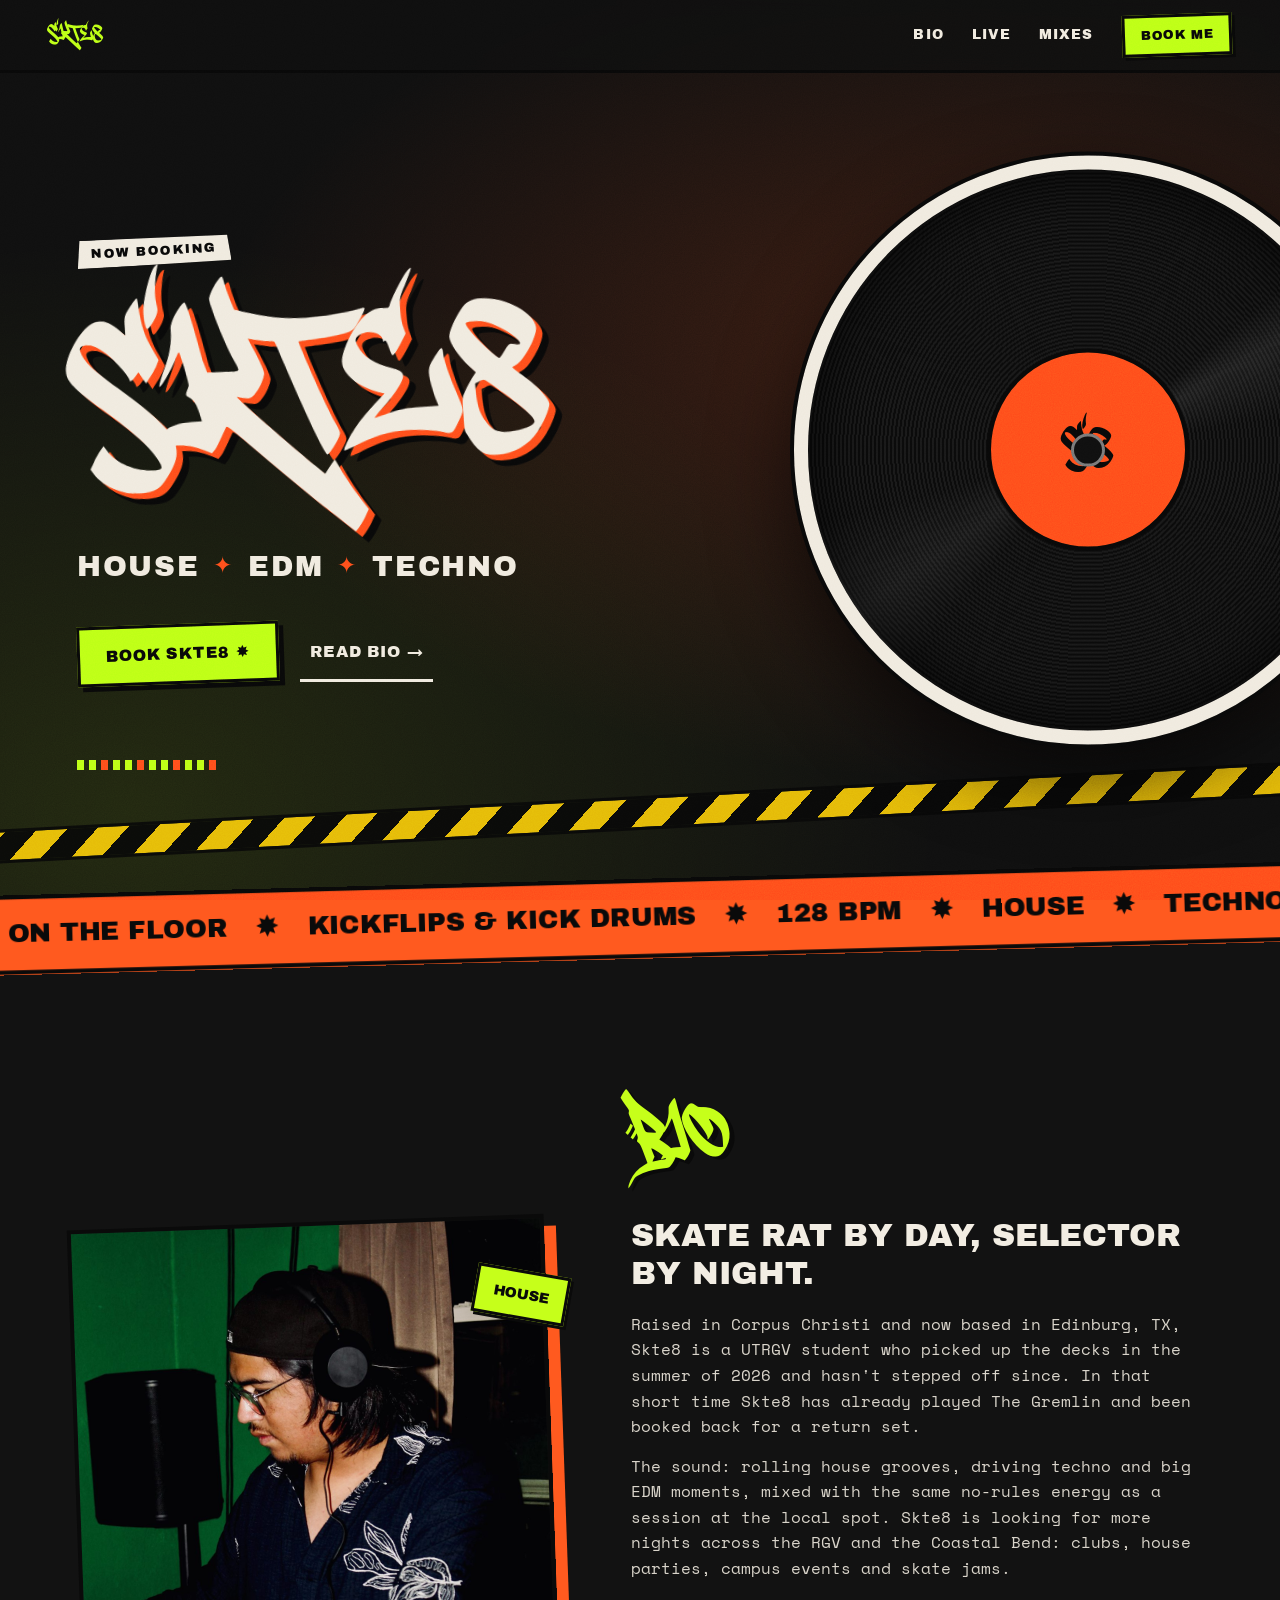
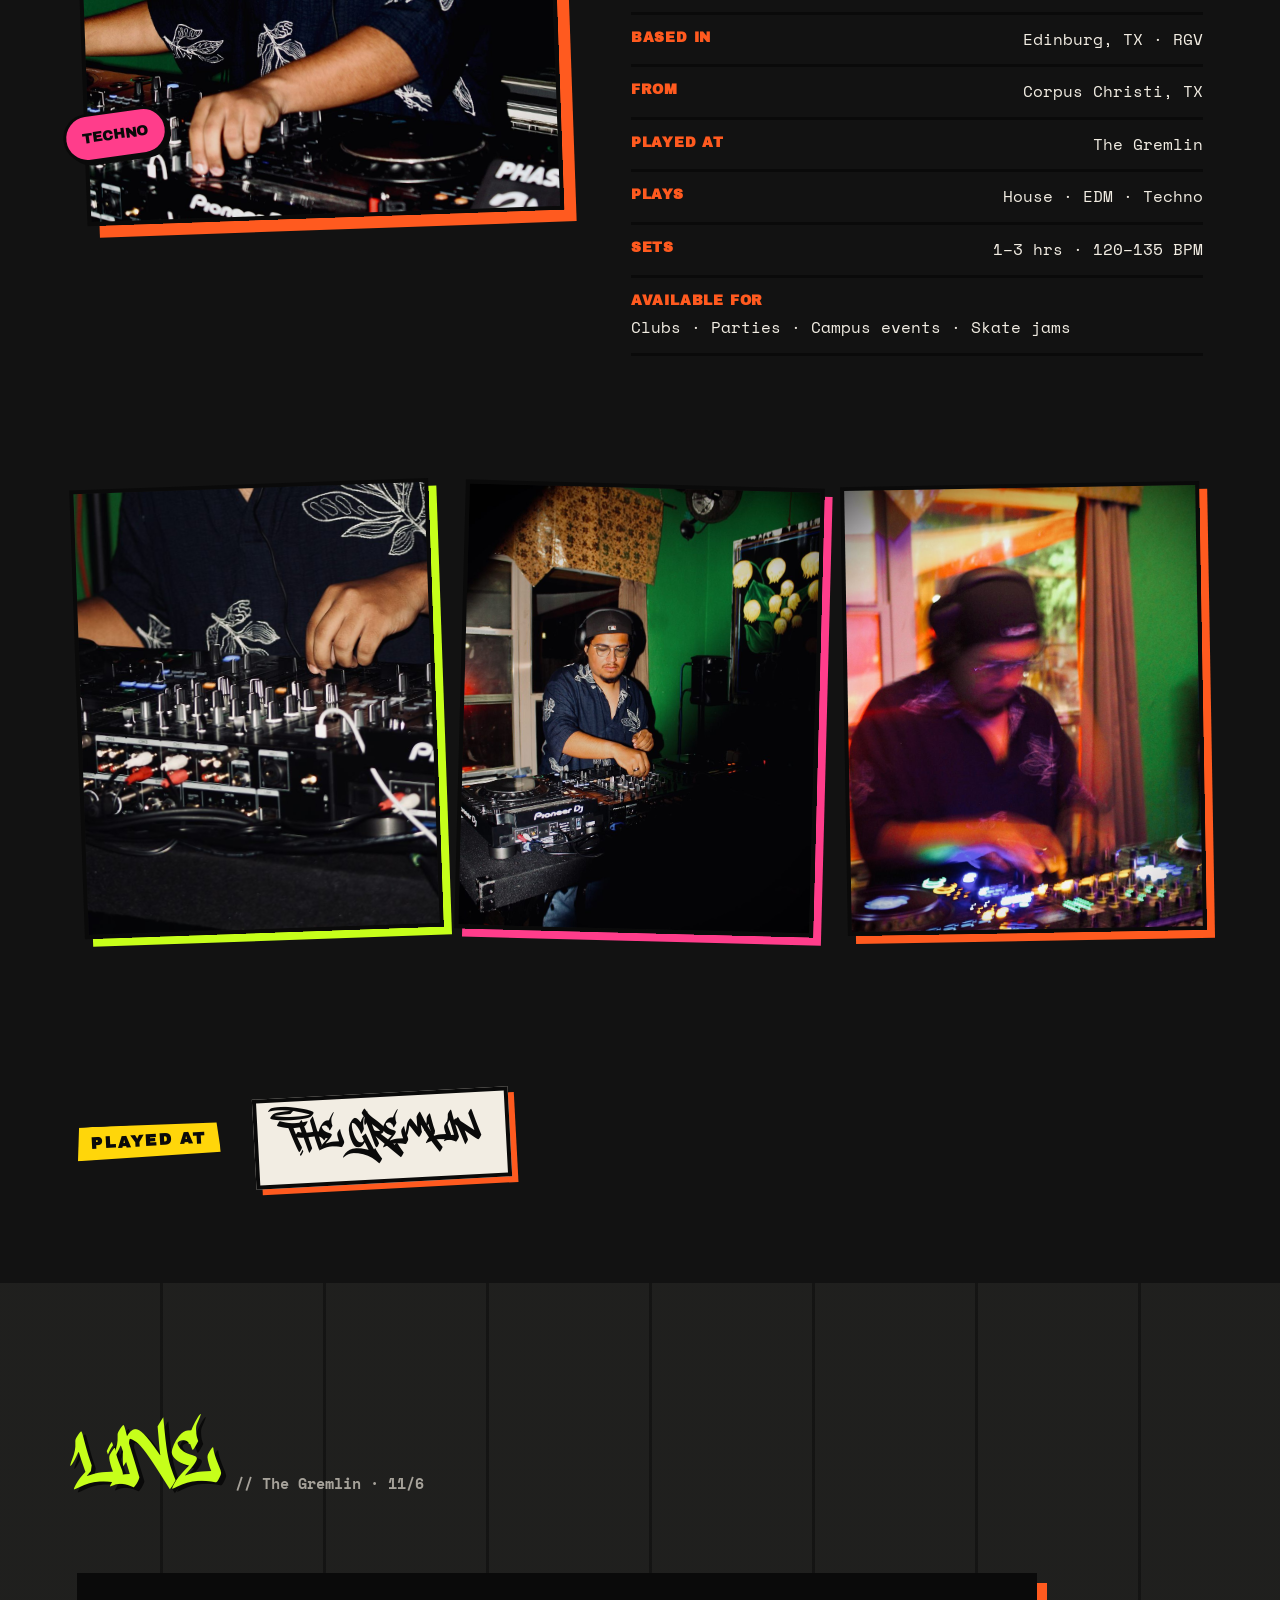
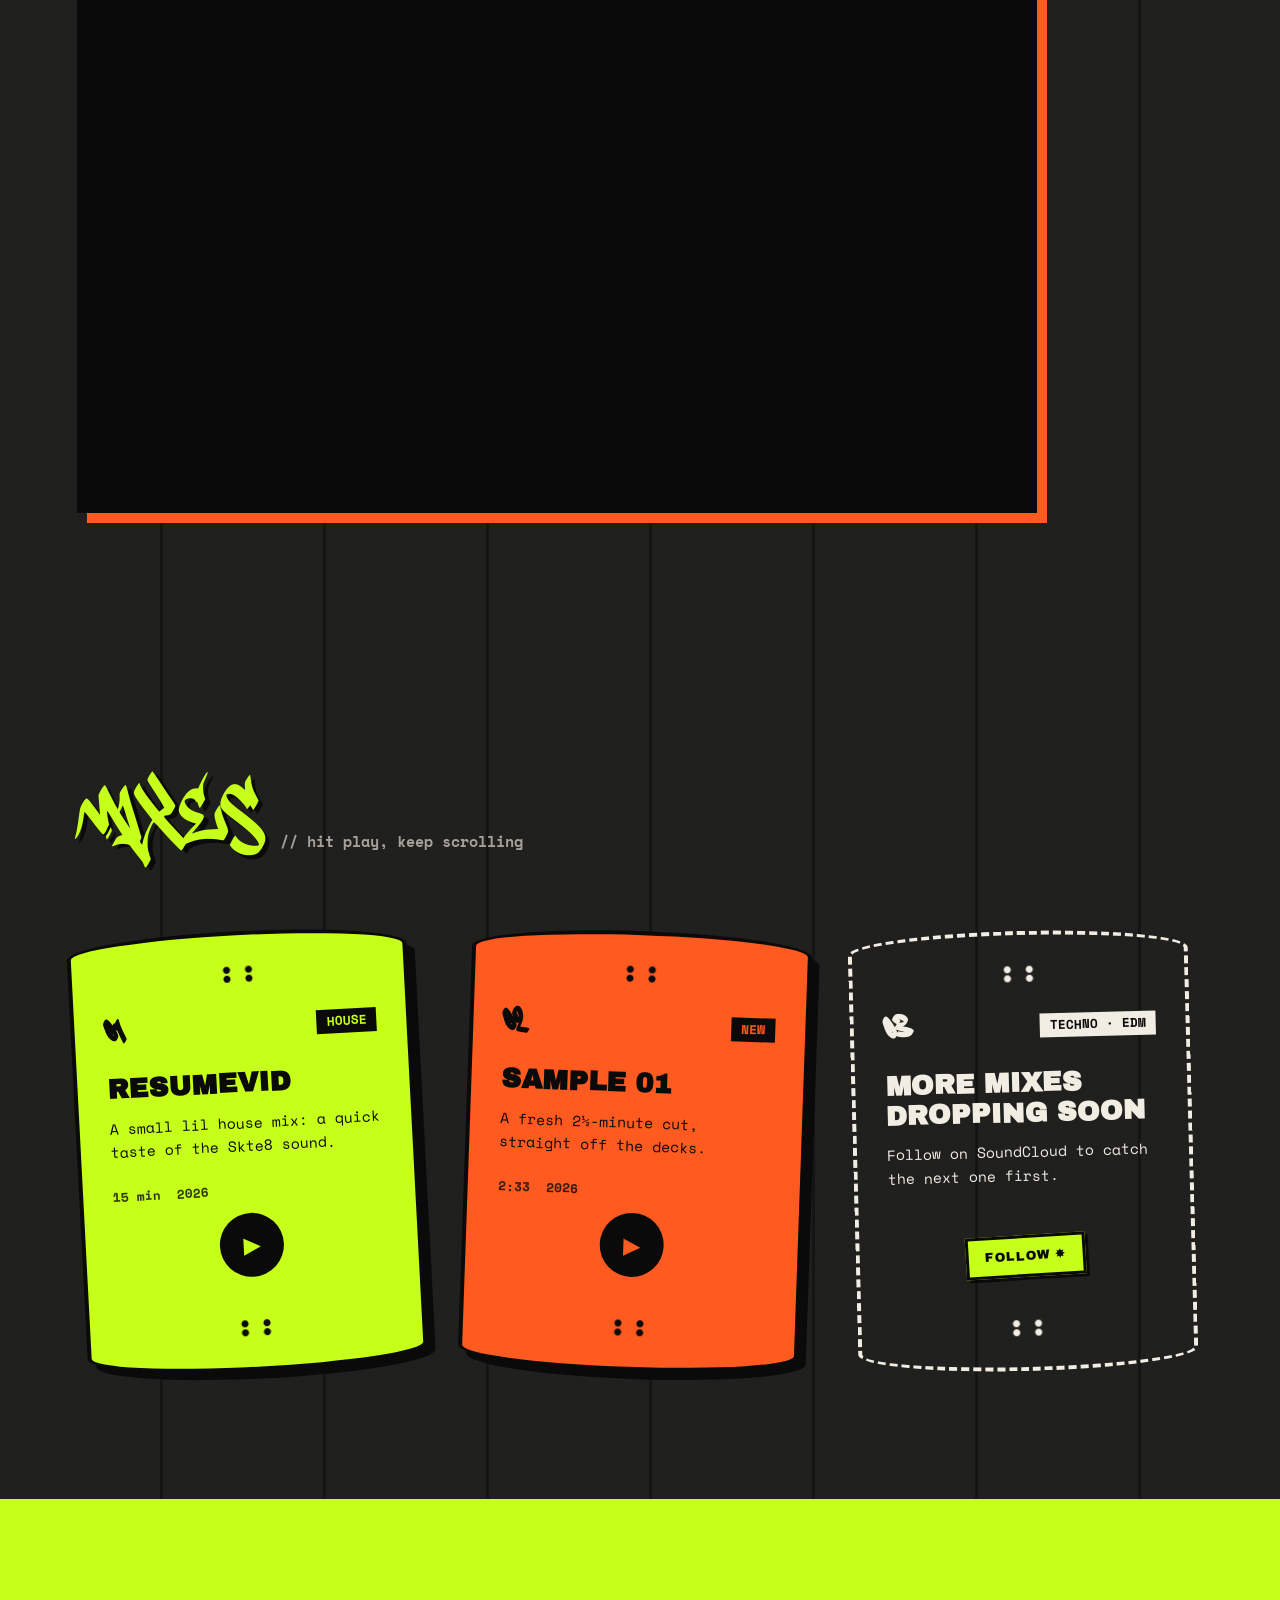
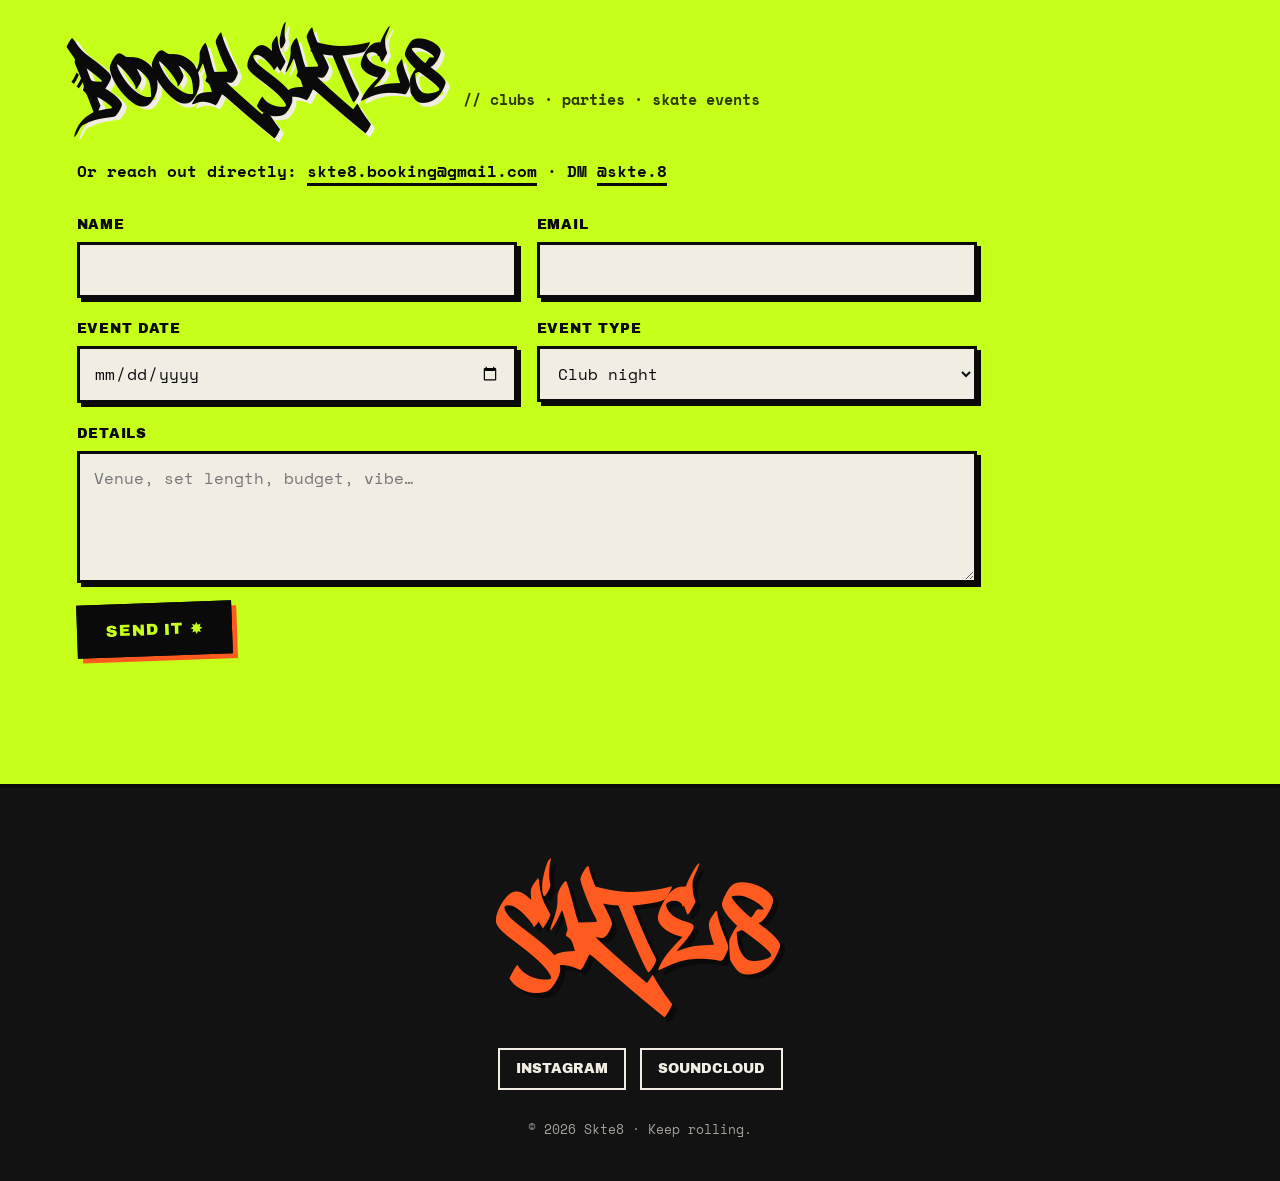
<file: index.html>
<!doctype html>
<html lang="en">
<head>
  <meta charset="utf-8">
  <meta name="viewport" content="width=device-width, initial-scale=1">
  <title>Skte8 — House / EDM / Techno DJ</title>
  <meta name="description" content="Skte8 — house, EDM and techno DJ based in Edinburg, TX (RGV). Now booking clubs, parties, campus events and skate jams.">

  <!-- link preview when you text/DM the site to promoters -->
  <meta property="og:title" content="Skte8 — House / EDM / Techno DJ">
  <meta property="og:description" content="RGV-based DJ. Now booking clubs, parties, campus events and skate jams.">
  <meta property="og:url" content="https://rwdled.github.io/Website/">
  <meta property="og:image" content="https://rwdled.github.io/Website/images/share.jpg">
  <meta name="twitter:card" content="summary_large_image">
  <link rel="icon" href="images/favicon.png">
  <link rel="apple-touch-icon" href="images/favicon.png">
  <meta name="theme-color" content="#121212">

  <link rel="preconnect" href="https://fonts.googleapis.com">
  <link rel="preconnect" href="https://fonts.gstatic.com" crossorigin>
  <link href="https://fonts.googleapis.com/css2?family=Archivo+Black&family=Space+Mono:wght@400;700&display=swap" rel="stylesheet">
  <link rel="stylesheet" href="styles.css?v=4">
</head>
<body>

  <!-- grip tape noise overlay -->
  <svg class="grain" aria-hidden="true">
    <filter id="grit"><feTurbulence type="fractalNoise" baseFrequency="0.9" numOctaves="3" stitchTiles="stitch"/><feColorMatrix values="0 0 0 0 0  0 0 0 0 0  0 0 0 0 0  0 0 0 0.55 0"/></filter>
    <rect width="100%" height="100%" filter="url(#grit)"/>
  </svg>

  <header class="nav">
    <a href="#top" class="nav-logo tag">Skte8</a>
    <button class="nav-toggle" aria-label="Menu" aria-expanded="false"><span></span><span></span></button>
    <nav class="nav-links">
      <a href="#about">Bio</a>
      <a href="#live">Live</a>
      <a href="#mixes">Mixes</a>
      <a href="#book" class="btn-sticker small">Book Me</a>
    </nav>
  </header>

  <main id="top">

    <!-- HERO -->
    <section class="hero">
      <div class="hero-stripes" aria-hidden="true"></div>

      <div class="hero-inner">
        <p class="hero-kicker"><span class="tape">Now Booking</span></p>
        <h1 class="hero-name tag" data-text="Skte8">Skte8</h1>
        <p class="hero-genres">
          <span>House</span><i>✦</i><span>EDM</span><i>✦</i><span>Techno</span>
        </p>
        <div class="hero-cta">
          <a href="#book" class="btn-sticker">Book Skte8 ✸</a>
          <a href="#about" class="btn-ghost">Read Bio →</a>
        </div>
      </div>

      <!-- vinyl that doubles as a skate wheel -->
      <div class="wheel" aria-hidden="true">
        <div class="wheel-disc">
          <div class="wheel-label tag">S8</div>
        </div>
      </div>

      <div class="eq" aria-hidden="true">
        <span></span><span></span><span></span><span></span><span></span><span></span><span></span><span></span><span></span><span></span><span></span><span></span>
      </div>
    </section>

    <!-- MARQUEE -->
    <div class="marquee" aria-hidden="true">
      <div class="marquee-track">
        <span>4 ON THE FLOOR</span><b>✸</b><span>KICKFLIPS &amp; KICK DRUMS</span><b>✸</b><span>128 BPM</span><b>✸</b><span>HOUSE</span><b>✸</b><span>TECHNO</span><b>✸</b><span>EDM</span><b>✸</b><span>NOW BOOKING</span><b>✸</b>
        <span>4 ON THE FLOOR</span><b>✸</b><span>KICKFLIPS &amp; KICK DRUMS</span><b>✸</b><span>128 BPM</span><b>✸</b><span>HOUSE</span><b>✸</b><span>TECHNO</span><b>✸</b><span>EDM</span><b>✸</b><span>NOW BOOKING</span><b>✸</b>
      </div>
    </div>

    <!-- NEXT SHOW: hides itself the day after data-date. Update or copy for the next gig. -->
    <section class="next-show" data-date="2026-11-06">
      <span class="tape tape--yellow">Next Show</span>
      <div class="next-show-date"><b>06</b><span>NOV</span></div>
      <div class="next-show-info">
        <h2 class="tag">The Gremlin</h2>
        <p>Friday · Skte8 live</p>
      </div>
      <a href="https://www.instagram.com/skte.8" target="_blank" rel="noopener" class="btn-sticker small">Details on IG</a>
    </section>

    <!-- BIO -->
    <section id="about" class="section about">
      <div class="about-photo">
        <img src="images/profile.jpg" alt="Skte8 behind the decks" onerror="this.replaceWith(document.getElementById('photo-fallback').content.cloneNode(true))">
        <template id="photo-fallback">
          <div class="photo-placeholder"><span class="tag">S8</span><small>images/profile.jpg</small></div>
        </template>
        <span class="sticker sticker--a">HOUSE</span>
        <span class="sticker sticker--b">TECHNO</span>
      </div>
      <div class="about-text">
        <h2 class="section-title"><span class="tag">Bio</span></h2>
        <p class="lead">Skate rat by day, selector by night.</p>
        <p>Raised in Corpus Christi and now based in Edinburg, TX, Skte8 is a UTRGV student who picked up the decks in the summer of 2026 and hasn't stepped off since. In that short time Skte8 has already played The Gremlin and been booked back for a return set.</p>
        <p>The sound: rolling house grooves, driving techno and big EDM moments, mixed with the same no-rules energy as a session at the local spot. Skte8 is looking for more nights across the RGV and the Coastal Bend: clubs, house parties, campus events and skate jams.</p>
        <ul class="facts">
          <li><b>Based in</b><span>Edinburg, TX · RGV</span></li>
          <li><b>From</b><span>Corpus Christi, TX</span></li>
          <li><b>Played at</b><span>The Gremlin</span></li>
          <li><b>Plays</b><span>House · EDM · Techno</span></li>
          <li><b>Sets</b><span>1–3 hrs · 120–135 BPM</span></li>
          <li><b>Available for</b><span>Clubs · Parties · Campus events · Skate jams</span></li>
        </ul>
      </div>
    </section>

    <!-- action shots: hidden automatically if the files aren't there -->
    <div class="gallery">
      <img src="images/action-1.jpg" alt="Skte8 DJing" onerror="this.remove()">
      <img src="images/action-2.jpg" alt="Skte8 skating" onerror="this.remove()">
      <img src="images/action-3.jpg" alt="Skte8 crowd" onerror="this.remove()">
    </div>

    <!-- PLAYED AT: add a new <li> for every venue -->
    <section class="played">
      <h2 class="played-title"><span class="tape tape--yellow">Played At</span></h2>
      <ul class="venues">
        <li>The Gremlin</li>
      </ul>
    </section>

    <!-- LIVE VIDEO: to swap the video, replace the ID after /embed/ -->
    <section id="live" class="section section--concrete">
      <h2 class="section-title"><span class="tag">Live</span><small>// The Gremlin · 11/6</small></h2>
      <div class="video">
        <iframe src="https://www.youtube-nocookie.com/embed/9nOJRE5OBzo" title="Skte8 live at The Gremlin, 11/6" loading="lazy" referrerpolicy="strict-origin-when-cross-origin" allow="accelerometer; clipboard-write; encrypted-media; gyroscope; picture-in-picture; web-share" allowfullscreen></iframe>
      </div>
    </section>

    <!-- MIXES
         Paste your SoundCloud or Mixcloud link into data-url on each deck.
         Copy/paste a whole <article> to add more. -->
    <section id="mixes" class="section section--concrete">
      <h2 class="section-title"><span class="tag">Mixes</span><small>// hit play, keep scrolling</small></h2>

      <div class="decks">
        <article class="deck deck--green" data-url="https://soundcloud.com/skte8/resumevid">
          <div class="deck-top"><span class="deck-num">01</span><span class="deck-genre">House</span></div>
          <h3>resumevid</h3>
          <p>A small lil house mix: a quick taste of the Skte8 sound.</p>
          <div class="deck-meta"><span>15 min</span><span>2026</span></div>
          <button class="deck-play" aria-label="Play resumevid">▶</button>
        </article>

        <!-- data-url can also be a file in audio/ (mp3 keeps it small) -->
        <article class="deck deck--orange" data-url="audio/sample-01.mp3">
          <div class="deck-top"><span class="deck-num">02</span><span class="deck-genre">New</span></div>
          <h3>Sample 01</h3>
          <p>A fresh 2½-minute cut, straight off the decks.</p>
          <div class="deck-meta"><span>2:33</span><span>2026</span></div>
          <button class="deck-play" aria-label="Play Sample 01">▶</button>
        </article>

        <!-- placeholder: delete this card once there are 2+ real mixes -->
        <article class="deck deck--soon">
          <div class="deck-top"><span class="deck-num">03</span><span class="deck-genre">Techno · EDM</span></div>
          <h3>More mixes dropping soon</h3>
          <p>Follow on SoundCloud to catch the next one first.</p>
          <a class="btn-sticker small" href="https://soundcloud.com/skte8" target="_blank" rel="noopener">Follow ✸</a>
        </article>
      </div>
    </section>

    <!-- BOOKING -->
    <section id="book" class="section book">
      <h2 class="section-title"><span class="tag">Book Skte8</span><small>// clubs · parties · skate events</small></h2>
      <p class="book-direct">Or reach out directly: <a href="mailto:skte8.booking@gmail.com">skte8.booking@gmail.com</a> · DM <a href="https://www.instagram.com/skte.8" target="_blank" rel="noopener">@skte.8</a></p>
      <form class="book-form" action="mailto:skte8.booking@gmail.com?subject=Booking%20request%20for%20Skte8" method="post" enctype="text/plain">
        <label>Name<input name="name" required></label>
        <label>Email<input name="email" type="email" required></label>
        <label>Event date<input name="date" type="date"></label>
        <label>Event type
          <select name="type">
            <option>Club night</option>
            <option>Private party</option>
            <option>Campus / student event</option>
            <option>Skate event</option>
            <option>Festival</option>
            <option>Other</option>
          </select>
        </label>
        <label class="full">Details<textarea name="details" rows="4" placeholder="Venue, set length, budget, vibe…"></textarea></label>
        <button type="submit" class="btn-sticker">Send it ✸</button>
      </form>
    </section>
  </main>

  <footer class="footer">
    <div class="footer-tag tag">Skte8</div>
    <div class="socials">
      <a href="https://www.instagram.com/skte.8" target="_blank" rel="noopener">Instagram</a>
      <a href="https://soundcloud.com/skte8" target="_blank" rel="noopener">SoundCloud</a>
    </div>
    <p class="footer-small">© <span id="yr"></span> Skte8 · Keep rolling.</p>
  </footer>

  <!-- bottom player bar, filled when a deck is played -->
  <div class="player" hidden>
    <div class="player-frame"></div>
    <button class="player-close" aria-label="Close player">✕</button>
  </div>

  <script src="script.js?v=3"></script>
</body>
</html>
</file>
<file: styles.css>
@font-face {
  font-family: "AnotherTag";
  src: url("fonts/aAnotherTag.otf") format("opentype"),
       url("fonts/aAnotherTag.ttf") format("truetype");
  font-display: swap;
}

:root {
  --grip: #121212;
  --grip-2: #1b1b1b;
  --concrete: #2a2a28;
  --paper: #f2ede3;
  --orange: #ff5a1f;
  --acid: #c6ff1a;
  --pink: #ff3d8b;
  --yellow: #ffd60a;
  --ink: #0a0a0a;
  --muted: #a6a29a;
  --tag: "AnotherTag", "Archivo Black", Impact, sans-serif;
  --head: "Archivo Black", Impact, sans-serif;
  --mono: "Space Mono", ui-monospace, monospace;
}

* { box-sizing: border-box; margin: 0; padding: 0; }
html { scroll-behavior: smooth; }
body {
  background: var(--grip);
  color: var(--paper);
  font-family: var(--mono);
  line-height: 1.6;
  overflow-x: hidden;
}
a { color: inherit; text-decoration: none; }
img { max-width: 100%; display: block; }

.tag { font-family: var(--tag); font-weight: normal; letter-spacing: 0.01em; }

/* grip tape grain */
.grain {
  position: fixed; inset: 0; width: 100%; height: 100%;
  pointer-events: none; z-index: 100; opacity: 0.35; mix-blend-mode: overlay;
}

/* ---------- NAV ---------- */
.nav {
  position: fixed; top: 0; left: 0; right: 0; z-index: 50;
  display: flex; align-items: center; justify-content: space-between;
  padding: 14px clamp(16px, 4vw, 48px);
  background: rgba(18, 18, 18, 0.85);
  backdrop-filter: blur(8px);
  border-bottom: 3px solid var(--ink);
}
.nav-logo { font-size: 2rem; color: var(--acid); line-height: 1; }
.nav-links { display: flex; gap: 28px; align-items: center; }
.nav-links a:not(.btn-sticker) {
  font-family: var(--head); text-transform: uppercase; font-size: 0.85rem; letter-spacing: 0.08em;
  position: relative;
}
.nav-links a:not(.btn-sticker)::after {
  content: ""; position: absolute; left: 0; bottom: -4px; height: 3px; width: 0;
  background: var(--orange); transition: width 0.2s;
}
.nav-links a:not(.btn-sticker):hover::after { width: 100%; }
.nav-toggle { display: none; background: none; border: 0; cursor: pointer; padding: 8px; }
.nav-toggle span { display: block; width: 26px; height: 3px; background: var(--paper); margin: 5px 0; transition: transform 0.2s; }

/* ---------- BUTTONS / STICKERS ---------- */
.btn-sticker {
  display: inline-block;
  font-family: var(--head); text-transform: uppercase; letter-spacing: 0.05em;
  background: var(--acid); color: var(--ink);
  padding: 14px 26px;
  border: 3px solid var(--ink);
  box-shadow: 5px 5px 0 var(--ink);
  transform: rotate(-2deg);
  transition: transform 0.15s, box-shadow 0.15s;
  cursor: pointer; font-size: 1rem;
}
.btn-sticker:hover { transform: rotate(0deg) translate(-2px, -2px); box-shadow: 8px 8px 0 var(--orange); }
.btn-sticker:active { transform: translate(3px, 3px); box-shadow: 1px 1px 0 var(--ink); }
.btn-sticker.small { padding: 8px 16px; font-size: 0.8rem; box-shadow: 3px 3px 0 var(--ink); }

.btn-ghost {
  font-family: var(--head); text-transform: uppercase; letter-spacing: 0.05em;
  padding: 14px 10px; border-bottom: 3px solid var(--paper);
}
.btn-ghost:hover { color: var(--acid); border-color: var(--acid); }

.tape {
  display: inline-block;
  background: var(--paper); color: var(--ink);
  padding: 4px 14px;
  font-family: var(--head); text-transform: uppercase; font-size: 0.8rem; letter-spacing: 0.12em;
  transform: rotate(-3deg);
  clip-path: polygon(2% 0, 98% 6%, 100% 94%, 0 100%);
}
.tape--yellow { background: var(--yellow); }

/* ---------- HERO ---------- */
.hero {
  position: relative; min-height: 100vh; min-height: 100svh;
  display: flex; align-items: center;
  padding: 120px clamp(16px, 6vw, 80px) 100px;
  overflow: hidden;
  background:
    radial-gradient(ellipse at 75% 40%, rgba(255, 90, 31, 0.22), transparent 55%),
    radial-gradient(ellipse at 10% 90%, rgba(198, 255, 26, 0.12), transparent 50%),
    var(--grip);
}
.hero-stripes {
  position: absolute; left: -10%; right: -10%; bottom: 70px; height: 34px;
  background: repeating-linear-gradient(-45deg, var(--yellow) 0 22px, var(--ink) 22px 44px);
  transform: rotate(-3deg); opacity: 0.9;
  border-top: 3px solid var(--ink); border-bottom: 3px solid var(--ink);
}
.hero-inner { position: relative; z-index: 2; max-width: 900px; }
.hero-kicker { margin-bottom: 8px; }
.hero-name {
  position: relative;
  font-size: clamp(6rem, 22vw, 17rem);
  line-height: 0.9;
  color: var(--paper);
  text-shadow: 6px 6px 0 var(--orange), 12px 12px 0 var(--ink);
  transform: rotate(-4deg);
  margin: 10px 0 24px;
  animation: drop-in 0.9s cubic-bezier(.2, 1.4, .4, 1) both;
}
/* spray drip glitch layer */
.hero-name::after {
  content: attr(data-text);
  position: absolute; left: 0; top: 0;
  color: var(--acid);
  clip-path: inset(0 0 100% 0);
  animation: glitch 4s infinite steps(1);
  text-shadow: none;
}
.hero-genres {
  display: flex; flex-wrap: wrap; gap: 14px; align-items: center;
  font-family: var(--head); text-transform: uppercase;
  font-size: clamp(1.1rem, 3vw, 1.8rem); letter-spacing: 0.06em;
  margin-bottom: 34px;
}
.hero-genres i { color: var(--orange); font-style: normal; font-size: 0.8em; }
.hero-cta { display: flex; flex-wrap: wrap; gap: 22px; align-items: center; }

/* vinyl / skate wheel */
.wheel {
  position: absolute; right: clamp(-160px, -8vw, -40px); top: 50%;
  width: clamp(280px, 46vw, 620px); aspect-ratio: 1;
  transform: translateY(-50%);
  z-index: 1;
}
.wheel-disc {
  width: 100%; height: 100%; border-radius: 50%;
  background:
    repeating-radial-gradient(circle, #0c0c0c 0 2px, #1d1d1d 2px 4px),
    #111;
  border: 14px solid var(--paper); /* urethane wheel edge */
  box-shadow: 0 0 0 4px var(--ink), 0 30px 80px rgba(0, 0, 0, 0.6), inset 0 0 60px rgba(0, 0, 0, 0.8);
  display: grid; place-items: center;
  animation: spin 3.75s linear infinite; /* ~ 1 rotation / 8 beats @128 */
  position: relative;
}
.wheel-disc::before { /* light sheen */
  content: ""; position: absolute; inset: 0; border-radius: 50%;
  background: conic-gradient(from 20deg, transparent 0 30deg, rgba(255,255,255,0.08) 40deg, transparent 60deg 200deg, rgba(255,255,255,0.06) 215deg, transparent 235deg);
}
.wheel-label {
  width: 36%; aspect-ratio: 1; border-radius: 50%;
  background: var(--orange); color: var(--ink);
  display: grid; place-items: center;
  font-size: clamp(2rem, 6vw, 4.5rem);
  border: 4px solid var(--ink);
  position: relative;
}
.wheel-label::after { /* bearing hole */
  content: ""; position: absolute; width: 14%; aspect-ratio: 1; border-radius: 50%;
  background: var(--grip); border: 3px solid #888;
}

/* equalizer */
.eq {
  position: absolute; left: clamp(16px, 6vw, 80px); bottom: 130px;
  display: flex; gap: 5px; align-items: flex-end; height: 50px; z-index: 2;
}
.eq span {
  width: 7px; background: var(--acid); height: 20%;
  animation: eq 0.47s ease-in-out infinite alternate; /* 128 bpm */
}
.eq span:nth-child(3n) { background: var(--orange); }
.eq span:nth-child(1)  { animation-delay: -0.10s; }
.eq span:nth-child(2)  { animation-delay: -0.30s; }
.eq span:nth-child(3)  { animation-delay: -0.05s; }
.eq span:nth-child(4)  { animation-delay: -0.40s; }
.eq span:nth-child(5)  { animation-delay: -0.20s; }
.eq span:nth-child(6)  { animation-delay: -0.35s; }
.eq span:nth-child(7)  { animation-delay: -0.15s; }
.eq span:nth-child(8)  { animation-delay: -0.45s; }
.eq span:nth-child(9)  { animation-delay: -0.25s; }
.eq span:nth-child(10) { animation-delay: -0.08s; }
.eq span:nth-child(11) { animation-delay: -0.38s; }
.eq span:nth-child(12) { animation-delay: -0.18s; }

/* ---------- MARQUEE ---------- */
.marquee {
  background: var(--orange); color: var(--ink);
  border-top: 4px solid var(--ink); border-bottom: 4px solid var(--ink);
  transform: rotate(-1.5deg) scale(1.03);
  overflow: hidden; position: relative; z-index: 3;
  margin-top: -20px;
}
.marquee-track {
  display: flex; gap: 28px; width: max-content; padding: 14px 0;
  font-family: var(--head); font-size: clamp(1.1rem, 2.6vw, 1.6rem); white-space: nowrap;
  animation: marquee 22s linear infinite;
}

/* ---------- SECTIONS ---------- */
.section { padding: clamp(70px, 10vw, 130px) clamp(16px, 6vw, 80px); position: relative; }
.section--concrete {
  background:
    linear-gradient(rgba(0,0,0,0.25), rgba(0,0,0,0.25)),
    repeating-linear-gradient(90deg, transparent 0 160px, rgba(0,0,0,0.35) 160px 163px),
    var(--concrete);
}
.section-title {
  display: flex; flex-wrap: wrap; align-items: baseline; gap: 18px;
  margin-bottom: 50px;
}
.section-title .tag {
  font-size: clamp(3.5rem, 10vw, 7rem); line-height: 1;
  color: var(--acid);
  text-shadow: 4px 4px 0 var(--ink);
  transform: rotate(-3deg); display: inline-block;
}
.section-title small { font-family: var(--mono); color: var(--muted); font-size: 0.95rem; }

/* ---------- NEXT SHOW ---------- */
.next-show {
  display: flex; flex-wrap: wrap; align-items: center; gap: 20px 30px;
  margin: clamp(50px, 7vw, 80px) clamp(16px, 6vw, 80px) 0;
  padding: 24px clamp(20px, 3vw, 36px);
  background: var(--grip-2);
  border: 4px solid var(--ink); box-shadow: 8px 8px 0 var(--pink);
  position: relative;
}
.next-show[hidden] { display: none; }
.next-show > .tape { position: absolute; top: -16px; left: 20px; }
.next-show-date {
  display: flex; flex-direction: column; align-items: center;
  background: var(--paper); color: var(--ink);
  padding: 10px 16px; min-width: 84px; transform: rotate(-4deg);
  font-family: var(--head); line-height: 1;
  border: 3px solid var(--ink);
}
.next-show-date b { font-size: 2.4rem; }
.next-show-date span { font-size: 0.85rem; letter-spacing: 0.12em; margin-top: 4px; }
.next-show-info { flex: 1; min-width: 180px; }
.next-show-info h2 { font-size: clamp(2.4rem, 6vw, 3.6rem); line-height: 1; color: var(--acid); text-shadow: 3px 3px 0 var(--ink); }
.next-show-info p { color: var(--muted); font-weight: 700; text-transform: uppercase; font-size: 0.85rem; letter-spacing: 0.08em; margin-top: 6px; }

/* ---------- LIVE VIDEO ---------- */
.video {
  max-width: 960px; aspect-ratio: 16 / 9;
  border: 4px solid var(--ink); box-shadow: 10px 10px 0 var(--orange);
  background: var(--ink);
}
.video iframe { width: 100%; height: 100%; border: 0; display: block; }

/* ---------- PLAYED AT ---------- */
.played {
  padding: 40px clamp(16px, 6vw, 80px) clamp(60px, 8vw, 100px);
  display: flex; flex-wrap: wrap; align-items: center; gap: 24px 34px;
}
.played-title .tape { font-size: 1rem; }
.venues { list-style: none; display: flex; flex-wrap: wrap; gap: 18px; }
.venues li {
  font-family: var(--tag); font-size: clamp(2.2rem, 6vw, 3.6rem); line-height: 1;
  background: var(--paper); color: var(--ink);
  padding: 10px 26px 14px;
  border: 4px solid var(--ink); box-shadow: 6px 6px 0 var(--orange);
  transform: rotate(-3deg);
}
.venues li:nth-child(2n) { transform: rotate(2deg); background: var(--acid); box-shadow: 6px 6px 0 var(--pink); }
.venues li:nth-child(3n) { transform: rotate(-1deg); background: var(--pink); box-shadow: 6px 6px 0 var(--acid); }

/* ---------- MIX DECKS ---------- */
.decks {
  display: grid; grid-template-columns: repeat(auto-fill, minmax(240px, 340px));
  gap: clamp(24px, 4vw, 48px);
}
.deck {
  --c: var(--orange);
  position: relative;
  background: var(--c); color: var(--ink);
  border: 4px solid var(--ink);
  border-radius: 999px / 120px; /* deck shape: rounded nose & tail */
  padding: 70px 30px 90px;
  min-height: 440px;
  display: flex; flex-direction: column; gap: 12px;
  box-shadow: 8px 8px 0 var(--ink);
  transition: transform 0.25s;
}
.deck:nth-child(3n+1) { transform: rotate(-3deg); }
.deck:nth-child(3n+2) { transform: rotate(2deg); }
.deck:nth-child(3n+3) { transform: rotate(-1.5deg); }
.deck:hover, .deck.playing { transform: rotate(0) translateY(-10px); }
.deck::before, .deck::after { /* truck bolts */
  content: ""; position: absolute; left: 50%; transform: translateX(-50%);
  width: 44px; height: 18px;
  background: radial-gradient(circle, var(--ink) 3px, transparent 4px) 0 0 / 22px 9px;
}
.deck::before { top: 30px; }
.deck::after { bottom: 30px; }
.deck--green { --c: var(--acid); }
.deck--pink { --c: var(--pink); }
.deck--soon {
  --c: var(--paper);
  background: transparent; color: var(--paper);
  border: 4px dashed var(--paper); box-shadow: none;
}
.deck--soon::before, .deck--soon::after { background-image: radial-gradient(circle, var(--paper) 3px, transparent 4px); }
.deck--soon .deck-genre { background: var(--paper); color: var(--ink); }
.deck--soon .btn-sticker { margin-top: auto; align-self: center; }
.deck-top { display: flex; justify-content: space-between; align-items: center; font-weight: 700; }
.deck-num { font-family: var(--tag); font-size: 2.6rem; line-height: 1; }
.deck-genre { background: var(--ink); color: var(--c); padding: 2px 10px; font-size: 0.8rem; text-transform: uppercase; }
.deck h3 { font-family: var(--head); font-size: 1.7rem; line-height: 1.1; text-transform: uppercase; margin-top: 10px; }
.deck p { font-size: 0.92rem; }
.deck-meta { display: flex; gap: 16px; font-size: 0.8rem; font-weight: 700; margin-top: auto; opacity: 0.8; }
.deck-play {
  align-self: center;
  width: 64px; height: 64px; border-radius: 50%; border: 0; cursor: pointer;
  background: var(--ink); color: var(--c);
  display: grid; place-items: center; font-size: 1.4rem;
  transition: transform 0.2s;
}
.deck-play:hover { transform: scale(1.12) rotate(-10deg); }
.deck.playing .deck-play { animation: spin 1.9s linear infinite; }

/* bottom player bar */
.player {
  position: fixed; left: 0; right: 0; bottom: 0; z-index: 60;
  display: flex; align-items: center; gap: 12px;
  padding: 10px clamp(16px, 4vw, 48px);
  background: var(--grip); border-top: 4px solid var(--acid);
  box-shadow: 0 -10px 30px rgba(0, 0, 0, 0.5);
}
.player[hidden] { display: none; }
.player-frame { flex: 1; min-width: 0; }
.player-frame iframe { width: 100%; height: 120px; border: 0; display: block; }
.player-frame audio { width: 100%; display: block; color-scheme: dark; accent-color: var(--acid); }
.player-close {
  background: var(--paper); color: var(--ink); border: 3px solid var(--ink);
  width: 40px; height: 40px; font-weight: 700; cursor: pointer; flex-shrink: 0;
}
body.has-player { padding-bottom: 150px; }

/* ---------- ABOUT ---------- */
.about {
  display: grid; grid-template-columns: minmax(0, 1fr) minmax(0, 1.2fr);
  gap: clamp(40px, 6vw, 90px); align-items: center;
}
.about-photo { position: relative; }
.photo-placeholder, .about-photo img {
  aspect-ratio: 4 / 5; width: 100%;
  border: 4px solid var(--ink); box-shadow: 12px 12px 0 var(--orange);
  transform: rotate(-2deg);
  object-fit: cover;
}
.photo-placeholder {
  background:
    repeating-linear-gradient(45deg, var(--grip-2) 0 12px, var(--grip) 12px 24px);
  display: flex; flex-direction: column; align-items: center; justify-content: center; gap: 6px;
}
.photo-placeholder .tag { font-size: 7rem; color: var(--paper); line-height: 1; }
.photo-placeholder small { color: var(--muted); }
.sticker {
  position: absolute; font-family: var(--head); font-size: 0.9rem;
  padding: 10px 16px; border: 3px solid var(--ink); color: var(--ink);
  box-shadow: 3px 3px 0 var(--ink);
}
.sticker--a { background: var(--acid); top: 8%; right: -14px; transform: rotate(10deg); }
.sticker--b { background: var(--pink); bottom: 10%; left: -14px; transform: rotate(-8deg); border-radius: 999px; }
.about-text .section-title { margin-bottom: 20px; }
.lead { font-family: var(--head); font-size: clamp(1.4rem, 3vw, 2rem); line-height: 1.2; margin-bottom: 18px; text-transform: uppercase; }
.about-text p + p { margin-top: 14px; color: #d9d4ca; }
.facts { list-style: none; margin-top: 30px; border-top: 3px solid var(--ink); }
.facts li {
  display: flex; flex-wrap: wrap; gap: 4px 18px; justify-content: space-between;
  padding: 12px 0; border-bottom: 3px solid var(--ink);
}
.facts b { font-family: var(--head); text-transform: uppercase; font-size: 0.85rem; color: var(--orange); letter-spacing: 0.06em; }

/* ---------- ACTION SHOTS ---------- */
.gallery {
  display: grid; grid-template-columns: repeat(auto-fit, minmax(220px, 1fr)); gap: 24px;
  padding: 0 clamp(16px, 6vw, 80px) clamp(70px, 10vw, 120px);
}
.gallery:empty { display: none; }
.gallery img {
  width: 100%; aspect-ratio: 4 / 5; object-fit: cover; object-position: center 30%;
  border: 4px solid var(--ink); box-shadow: 8px 8px 0 var(--acid);
}
.gallery img:nth-child(1) { transform: rotate(-2deg); }
.gallery img:nth-child(2) { transform: rotate(1.5deg); box-shadow: 8px 8px 0 var(--pink); }
.gallery img:nth-child(3) { transform: rotate(-1deg); box-shadow: 8px 8px 0 var(--orange); }

.book-direct { margin: -30px 0 30px; font-weight: 700; }
.book-direct a { border-bottom: 3px solid var(--ink); }

/* ---------- BOOKING ---------- */
.book { background: var(--acid); color: var(--ink); }
.book .section-title .tag { color: var(--ink); text-shadow: 4px 4px 0 var(--paper); }
.book .section-title small { color: #2c3a00; }
.book-form {
  display: grid; grid-template-columns: 1fr 1fr; gap: 20px; max-width: 900px;
}
.book-form label {
  display: flex; flex-direction: column; gap: 6px;
  font-family: var(--head); text-transform: uppercase; font-size: 0.85rem; letter-spacing: 0.05em;
}
.book-form .full { grid-column: 1 / -1; }
.book-form input, .book-form select, .book-form textarea {
  font: inherit; font-family: var(--mono); text-transform: none; letter-spacing: 0; font-size: 1rem;
  background: var(--paper); color: var(--ink);
  border: 3px solid var(--ink); padding: 12px 14px;
  box-shadow: 4px 4px 0 var(--ink);
  outline: none; border-radius: 0;
}
.book-form input:focus, .book-form select:focus, .book-form textarea:focus { box-shadow: 4px 4px 0 var(--orange); }
.book-form .btn-sticker { justify-self: start; background: var(--ink); color: var(--acid); box-shadow: 5px 5px 0 var(--orange); }

/* ---------- FOOTER ---------- */
.footer {
  padding: 70px clamp(16px, 6vw, 80px) 40px;
  text-align: center; border-top: 4px solid var(--ink);
}
.footer-tag { font-size: clamp(4rem, 16vw, 10rem); color: var(--orange); line-height: 1; text-shadow: 5px 5px 0 var(--ink); transform: rotate(-3deg); }
.socials { display: flex; flex-wrap: wrap; justify-content: center; gap: 14px; margin: 30px 0; }
.socials a {
  font-family: var(--head); text-transform: uppercase; font-size: 0.85rem;
  border: 2px solid var(--paper); padding: 8px 16px;
  transition: background 0.15s, color 0.15s;
}
.socials a:hover { background: var(--paper); color: var(--ink); }
.footer-small { color: var(--muted); font-size: 0.8rem; }

/* ---------- REVEAL ---------- */
.reveal { opacity: 0; translate: 0 40px; transition: opacity 0.7s, translate 0.7s, transform 0.25s; }
.reveal.in { opacity: 1; translate: 0 0; }

/* ---------- ANIMATIONS ---------- */
@keyframes spin { to { transform: rotate(360deg); } }
@keyframes eq { from { height: 12%; } to { height: 100%; } }
@keyframes marquee { to { transform: translateX(-50%); } }
@keyframes drop-in {
  from { opacity: 0; transform: translateY(-120px) rotate(-14deg); }
  to   { opacity: 1; transform: translateY(0) rotate(-4deg); }
}
@keyframes glitch {
  0%, 88%, 100% { clip-path: inset(0 0 100% 0); transform: none; }
  90% { clip-path: inset(20% 0 55% 0); transform: translate(-6px, 2px); }
  93% { clip-path: inset(60% 0 10% 0); transform: translate(6px, -2px); }
  96% { clip-path: inset(40% 0 35% 0); transform: translate(-3px, 0); }
}

/* ---------- RESPONSIVE ---------- */
@media (max-width: 820px) {
  .nav-toggle { display: block; }
  .nav-links {
    position: fixed; inset: 64px 0 auto 0;
    flex-direction: column; gap: 22px; padding: 30px 16px 36px;
    background: var(--grip); border-bottom: 4px solid var(--orange);
    transform: translateY(-130%); transition: transform 0.3s;
  }
  .nav.open .nav-links { transform: translateY(0); }
  .nav.open .nav-toggle span:first-child { transform: translateY(4px) rotate(45deg); }
  .nav.open .nav-toggle span:last-child { transform: translateY(-4px) rotate(-45deg); }

  .wheel { opacity: 0.35; right: -35%; width: 90vw; }
  .eq { bottom: 120px; }
  .about { grid-template-columns: 1fr; }
  .about-photo { max-width: 420px; }
  .book-form { grid-template-columns: 1fr; }
  .gallery { grid-template-columns: 1fr; }
  .gallery img:nth-child(n) { transform: none; }
  .sticker--a { right: 0; }
  .sticker--b { left: 0; }
}

@media (prefers-reduced-motion: reduce) {
  *, *::before, *::after { animation: none !important; transition: none !important; }
  .reveal { opacity: 1; translate: 0 0; }
}
</file>
